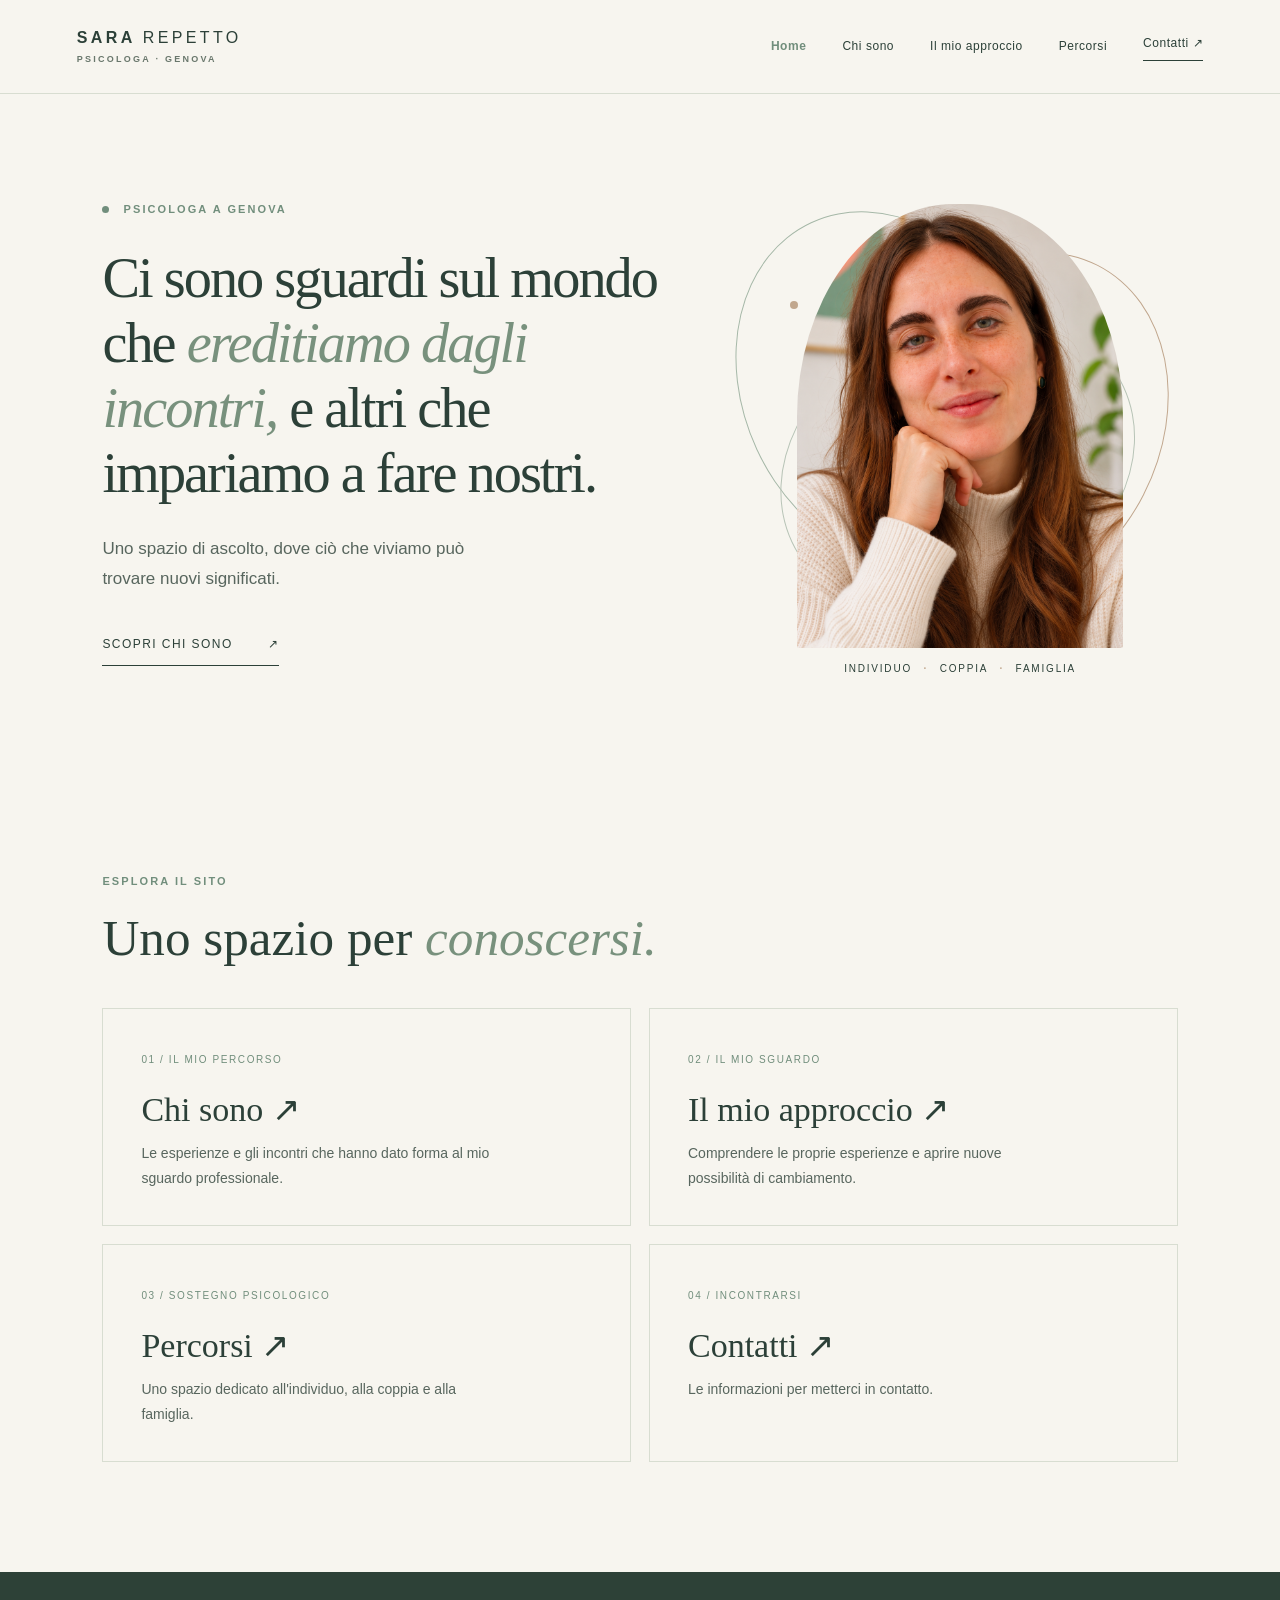
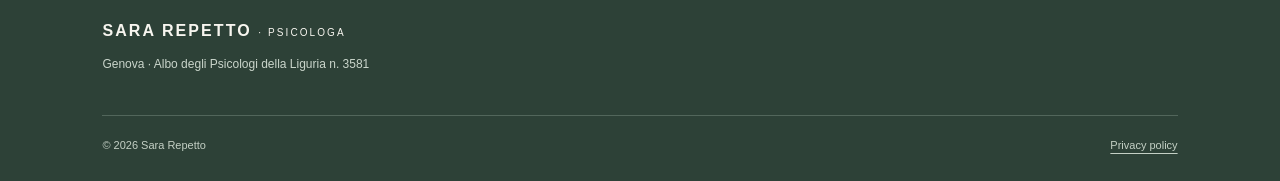
<file: index.html>
<!DOCTYPE html>
<html lang="it"><head><meta charset="utf-8"/><meta content="width=device-width,initial-scale=1" name="viewport"/><meta content="#f7f5ef" name="theme-color"/><meta content="Sara Repetto, psicologa a Genova. Sostegno psicologico per individuo, coppia e famiglia." name="description"/><title>Home | Sara Repetto · Psicologa</title><link href="style.css" rel="stylesheet"/></head><body><header class="header"><a aria-current="page" class="brand" href="index.html">SARA <span>REPETTO</span><small>PSICOLOGA · GENOVA</small></a><button aria-controls="navigation" aria-expanded="false" aria-label="Apri menu" class="menu">☰</button><nav aria-label="Navigazione principale" id="navigation"><a aria-current="page" href="index.html">Home</a><a href="chi-sono.html">Chi sono</a><a href="approccio.html">Il mio approccio</a><a href="percorsi.html">Percorsi</a><a class="nav-contact" href="contatti.html">Contatti ↗</a></nav></header><main><section class="hero section"><div class="hero-copy"><div class="eyebrow"><span class="dot"></span> PSICOLOGA A GENOVA</div><h1>Ci sono sguardi sul mondo che <em>ereditiamo dagli incontri,</em> e altri che impariamo a fare nostri.</h1><p>Uno spazio di ascolto, dove ciò che viviamo può trovare nuovi significati.</p><a class="text-link" href="chi-sono.html">Scopri chi sono <span>↗</span></a></div><div class="hero-art"><div aria-hidden="true" class="rings"><span></span><span></span><span></span><i></i></div><figure class="portrait"><img alt="Ritratto di Sara Repetto" loading="eager" src="assets/ritratto-sara.png"/></figure><span class="hero-label">INDIVIDUO <b>·</b> COPPIA <b>·</b> FAMIGLIA</span></div></section><section class="home-links section"><div class="eyebrow">ESPLORA IL SITO</div><h2>Uno spazio per <em>conoscersi.</em></h2><div class="home-grid"><a href="chi-sono.html"><span>01 / IL MIO PERCORSO</span><h3>Chi sono ↗</h3><p>Le esperienze e gli incontri che hanno dato forma al mio sguardo professionale.</p></a><a href="approccio.html"><span>02 / IL MIO SGUARDO</span><h3>Il mio approccio ↗</h3><p>Comprendere le proprie esperienze e aprire nuove possibilità di cambiamento.</p></a><a href="percorsi.html"><span>03 / SOSTEGNO PSICOLOGICO</span><h3>Percorsi ↗</h3><p>Uno spazio dedicato all'individuo, alla coppia e alla famiglia.</p></a><a href="contatti.html"><span>04 / INCONTRARSI</span><h3>Contatti ↗</h3><p>Le informazioni per metterci in contatto.</p></a></div></section></main><footer><div class="footer-name">SARA REPETTO <span>· PSICOLOGA</span></div><div>Genova · Albo degli Psicologi della Liguria n. 3581</div><div class="footer-bottom"><span>© <span id="year"></span> Sara Repetto</span><span><a href="privacy.html">Privacy policy</a></span></div></footer><script src="script.js"></script></body></html>
</file>
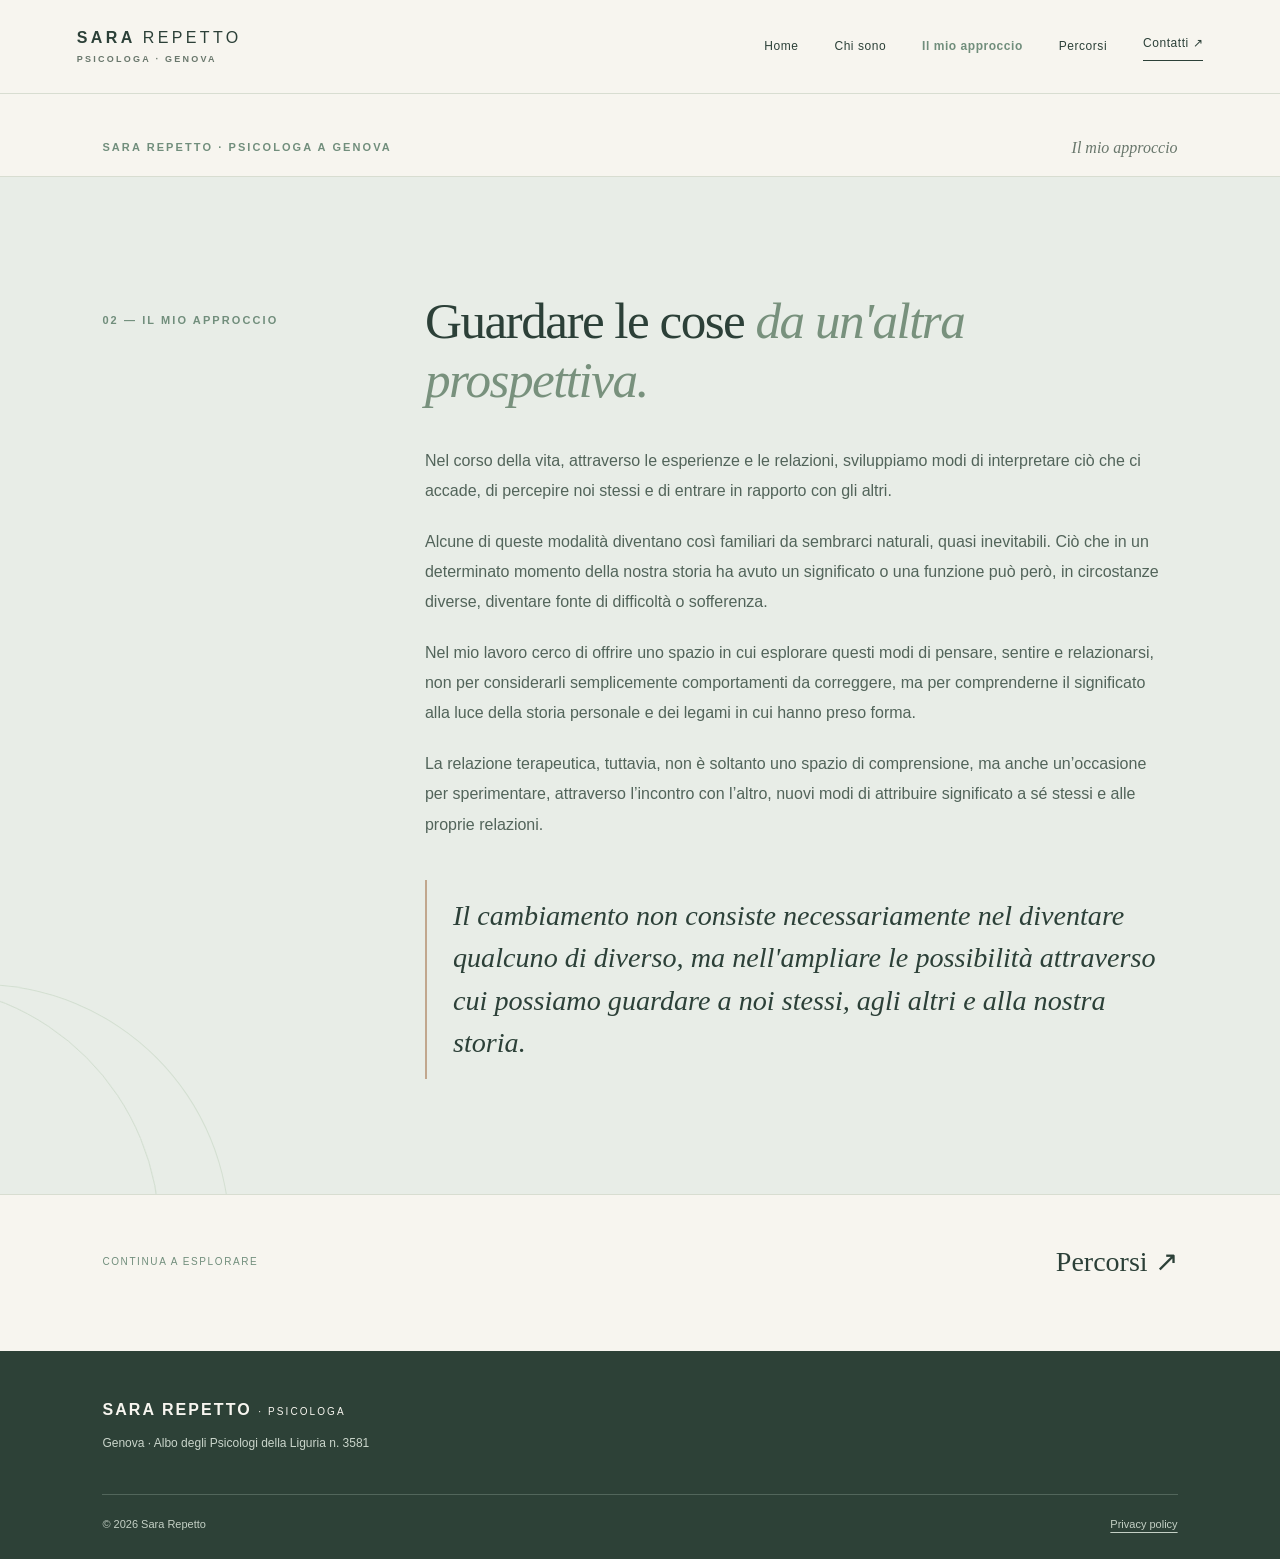
<file: approccio.html>
<!DOCTYPE html>

<html lang="it"><head><meta charset="utf-8"/><meta content="width=device-width,initial-scale=1" name="viewport"/><meta content="#f7f5ef" name="theme-color"/><meta content="Sara Repetto, psicologa a Genova. Sostegno psicologico per individuo, coppia e famiglia." name="description"/><title>Il mio approccio | Sara Repetto · Psicologa</title><link href="style.css" rel="stylesheet"/></head><body><header class="header"><a class="brand" href="index.html">SARA <span>REPETTO</span><small>PSICOLOGA · GENOVA</small></a><button aria-controls="navigation" aria-expanded="false" aria-label="Apri menu" class="menu">☰</button><nav aria-label="Navigazione principale" id="navigation"><a href="index.html">Home</a><a href="chi-sono.html">Chi sono</a><a aria-current="page" href="approccio.html">Il mio approccio</a><a href="percorsi.html">Percorsi</a><a class="nav-contact" href="contatti.html">Contatti ↗</a></nav></header><main><div class="page-intro"><span class="eyebrow">SARA REPETTO · PSICOLOGA A GENOVA</span><p>Il mio approccio</p></div><section class="approach"><div class="section approach-inner"><div class="section-side"><span class="eyebrow">02 — IL MIO APPROCCIO</span></div><div class="section-body"><h2>Guardare le cose <em>da un'altra prospettiva.</em></h2><p>Nel corso della vita, attraverso le esperienze e le relazioni, sviluppiamo modi di interpretare ciò che ci accade, di percepire noi stessi e di entrare in rapporto con gli altri.</p><p>Alcune di queste modalità diventano così familiari da sembrarci naturali, quasi inevitabili. Ciò che in un determinato momento della nostra storia ha avuto un significato o una funzione può però, in circostanze diverse, diventare fonte di difficoltà o sofferenza.</p><p>Nel mio lavoro cerco di offrire uno spazio in cui esplorare questi modi di pensare, sentire e relazionarsi, non per considerarli semplicemente comportamenti da correggere, ma per comprenderne il significato alla luce della storia personale e dei legami in cui hanno preso forma.</p><p>La relazione terapeutica, tuttavia, non è soltanto uno spazio di comprensione, ma anche un’occasione per sperimentare, attraverso l’incontro con l’altro, nuovi modi di attribuire significato a sé stessi e alle proprie relazioni.</p><blockquote>Il cambiamento non consiste necessariamente nel diventare qualcuno di diverso, ma nell'ampliare le possibilità attraverso cui possiamo guardare a noi stessi, agli altri e alla nostra storia.</blockquote></div></div><div aria-hidden="true" class="approach-decoration"></div></section><div class="next-page"><span>CONTINUA A ESPLORARE</span><a href="percorsi.html">Percorsi ↗</a></div></main><footer><div class="footer-name">SARA REPETTO <span>· PSICOLOGA</span></div><div>Genova · Albo degli Psicologi della Liguria n. 3581</div><div class="footer-bottom"><span>© <span id="year"></span> Sara Repetto</span><span><a href="privacy.html">Privacy policy</a></span></div></footer><script src="script.js"></script></body></html>
</file>
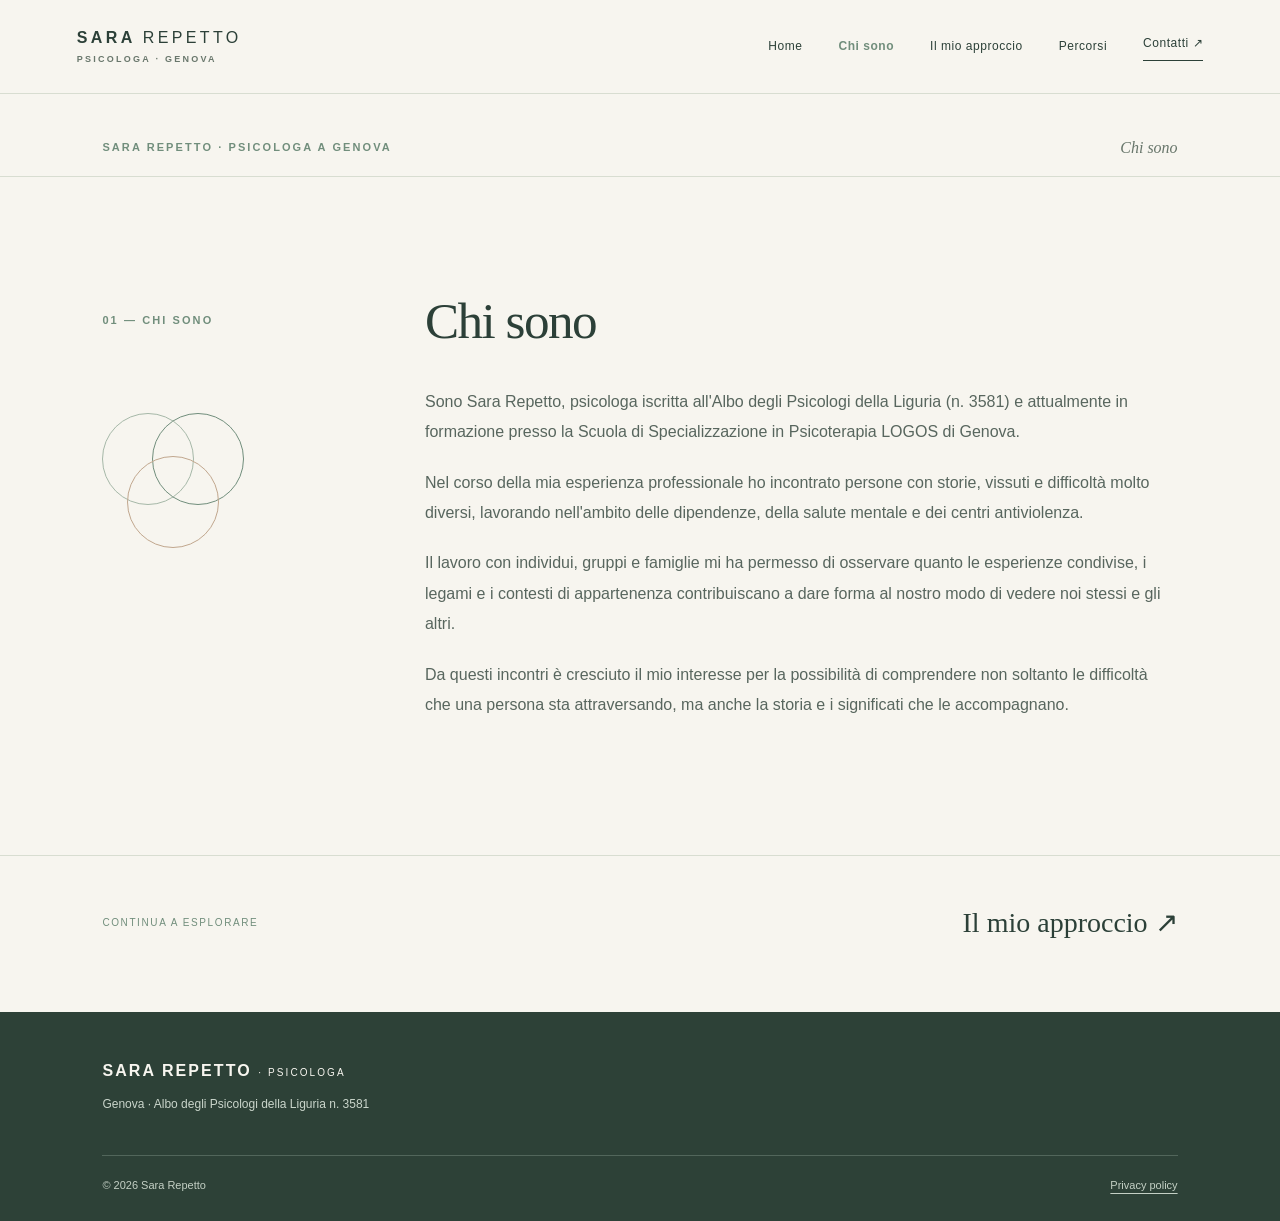
<file: chi-sono.html>
<!DOCTYPE html>

<html lang="it"><head><meta charset="utf-8"/><meta content="width=device-width,initial-scale=1" name="viewport"/><meta content="#f7f5ef" name="theme-color"/><meta content="Sara Repetto, psicologa a Genova. Sostegno psicologico per individuo, coppia e famiglia." name="description"/><title>Chi sono | Sara Repetto · Psicologa</title><link href="style.css" rel="stylesheet"/></head><body><header class="header"><a class="brand" href="index.html">SARA <span>REPETTO</span><small>PSICOLOGA · GENOVA</small></a><button aria-controls="navigation" aria-expanded="false" aria-label="Apri menu" class="menu">☰</button><nav aria-label="Navigazione principale" id="navigation"><a href="index.html">Home</a><a aria-current="page" href="chi-sono.html">Chi sono</a><a href="approccio.html">Il mio approccio</a><a href="percorsi.html">Percorsi</a><a class="nav-contact" href="contatti.html">Contatti ↗</a></nav></header><main><div class="page-intro"><span class="eyebrow">SARA REPETTO · PSICOLOGA A GENOVA</span><p>Chi sono</p></div><section class="section about"><div class="section-side"><span class="eyebrow">01 — CHI SONO</span><div aria-hidden="true" class="mini-symbol"><span></span><span></span><span></span></div></div><div class="section-body"><h2>Chi sono</h2><p>Sono Sara Repetto, psicologa iscritta all'Albo degli Psicologi della Liguria (n. 3581) e attualmente in formazione presso la Scuola di Specializzazione in Psicoterapia LOGOS di Genova.</p><p>Nel corso della mia esperienza professionale ho incontrato persone con storie, vissuti e difficoltà molto diversi, lavorando nell'ambito delle dipendenze, della salute mentale e dei centri antiviolenza.</p><p>Il lavoro con individui, gruppi e famiglie mi ha permesso di osservare quanto le esperienze condivise, i legami e i contesti di appartenenza contribuiscano a dare forma al nostro modo di vedere noi stessi e gli altri.</p><p>Da questi incontri è cresciuto il mio interesse per la possibilità di comprendere non soltanto le difficoltà che una persona sta attraversando, ma anche la storia e i significati che le accompagnano.</p></div></section><div class="next-page"><span>CONTINUA A ESPLORARE</span><a href="approccio.html">Il mio approccio ↗</a></div></main><footer><div class="footer-name">SARA REPETTO <span>· PSICOLOGA</span></div><div>Genova · Albo degli Psicologi della Liguria n. 3581</div><div class="footer-bottom"><span>© <span id="year"></span> Sara Repetto</span><span><a href="privacy.html">Privacy policy</a></span></div></footer><script src="script.js"></script></body></html>
</file>
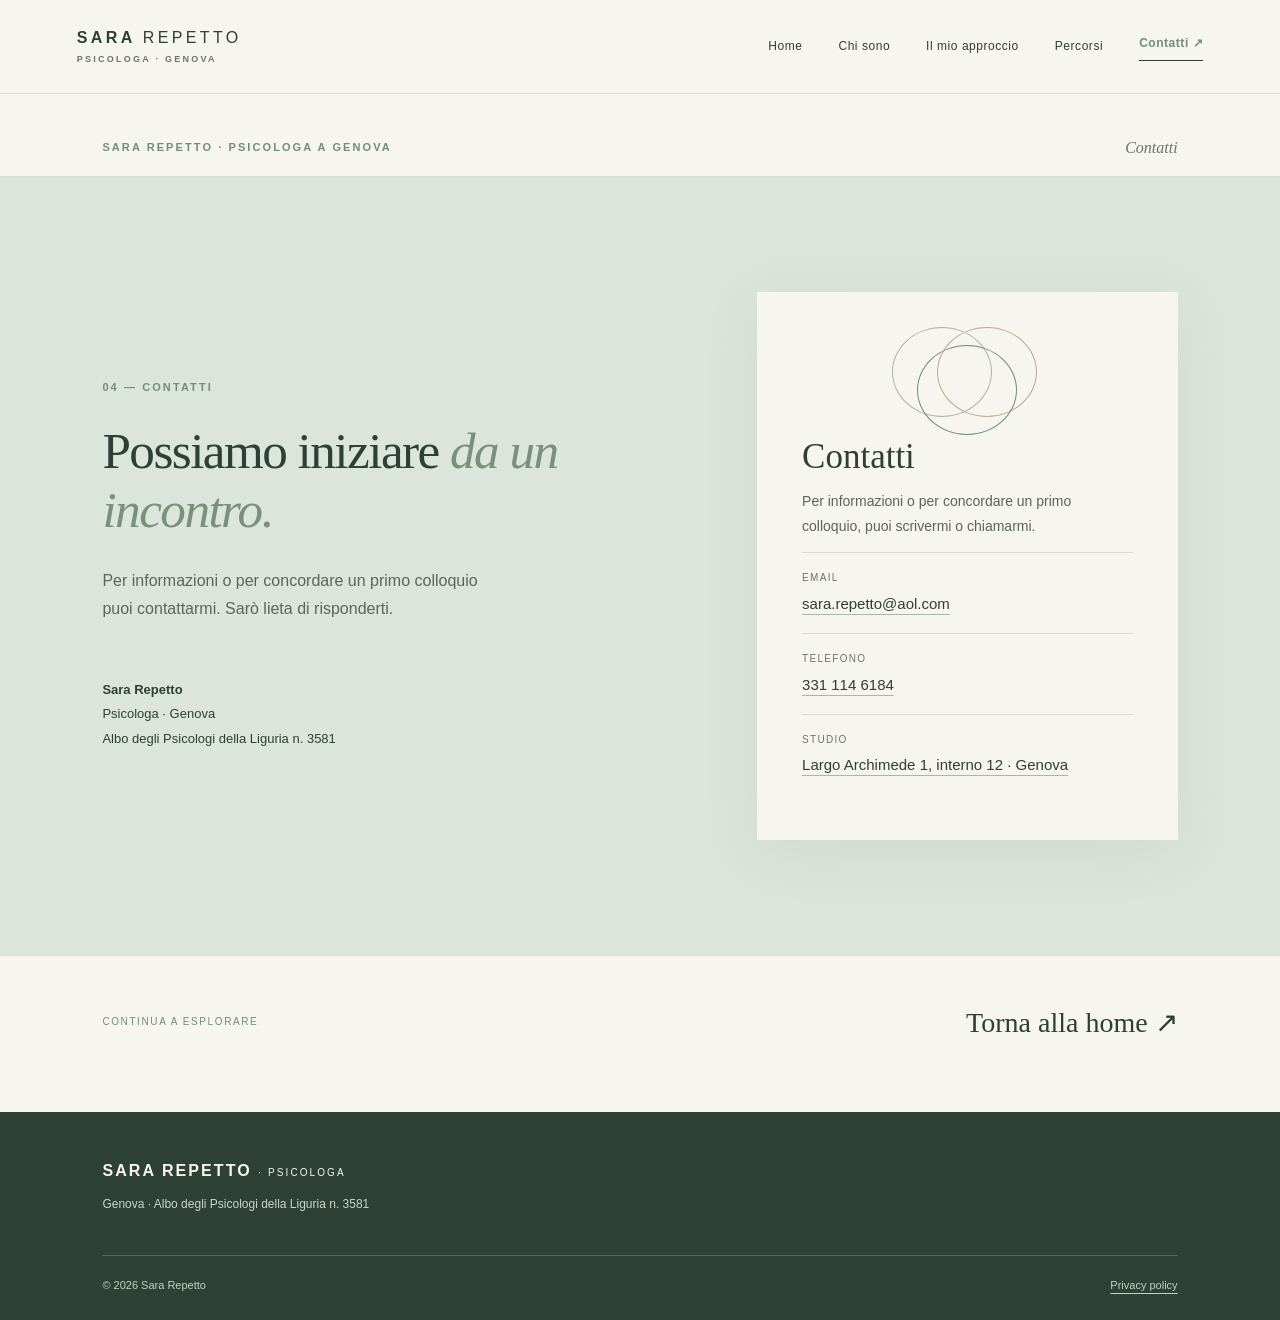
<file: contatti.html>
<!DOCTYPE html>

<html lang="it"><head><meta charset="utf-8"/><meta content="width=device-width,initial-scale=1" name="viewport"/><meta content="#f7f5ef" name="theme-color"/><meta content="Sara Repetto, psicologa a Genova. Sostegno psicologico per individuo, coppia e famiglia." name="description"/><title>Contatti | Sara Repetto · Psicologa</title><link href="style.css" rel="stylesheet"/></head><body><header class="header"><a class="brand" href="index.html">SARA <span>REPETTO</span><small>PSICOLOGA · GENOVA</small></a><button aria-controls="navigation" aria-expanded="false" aria-label="Apri menu" class="menu">☰</button><nav aria-label="Navigazione principale" id="navigation"><a href="index.html">Home</a><a href="chi-sono.html">Chi sono</a><a href="approccio.html">Il mio approccio</a><a href="percorsi.html">Percorsi</a><a aria-current="page" class="nav-contact" href="contatti.html">Contatti ↗</a></nav></header><main><div class="page-intro"><span class="eyebrow">SARA REPETTO · PSICOLOGA A GENOVA</span><p>Contatti</p></div><section class="contact"><div class="section contact-inner"><div><div class="eyebrow">04 — CONTATTI</div><h2>Possiamo iniziare <em>da un incontro.</em></h2><p>Per informazioni o per concordare un primo colloquio puoi contattarmi. Sarò lieta di risponderti.</p><div class="contact-note"><strong>Sara Repetto</strong><br/>Psicologa · Genova<br/>Albo degli Psicologi della Liguria n. 3581</div></div><div class="contact-card"><div aria-hidden="true" class="card-art"><span></span><span></span><span></span></div><h3>Contatti</h3><p>Per informazioni o per concordare un primo colloquio, puoi scrivermi o chiamarmi.</p><div class="contact-detail"><span>EMAIL</span><a href="mailto:sara.repetto@aol.com">sara.repetto@aol.com</a></div><div class="contact-detail"><span>TELEFONO</span><a href="tel:+393311146184">331 114 6184</a></div><div class="contact-detail"><span>STUDIO</span><a href="https://www.google.com/maps/search/?api=1&amp;query=Largo%20Archimede%201%2C%20Genova" rel="noopener noreferrer" target="_blank">Largo Archimede 1, interno 12 · Genova</a></div></div></div></section><div class="next-page"><span>CONTINUA A ESPLORARE</span><a href="index.html">Torna alla home ↗</a></div></main><footer><div class="footer-name">SARA REPETTO <span>· PSICOLOGA</span></div><div>Genova · Albo degli Psicologi della Liguria n. 3581</div><div class="footer-bottom"><span>© <span id="year"></span> Sara Repetto</span><span><a href="privacy.html">Privacy policy</a></span></div></footer><script src="script.js"></script></body></html>
</file>
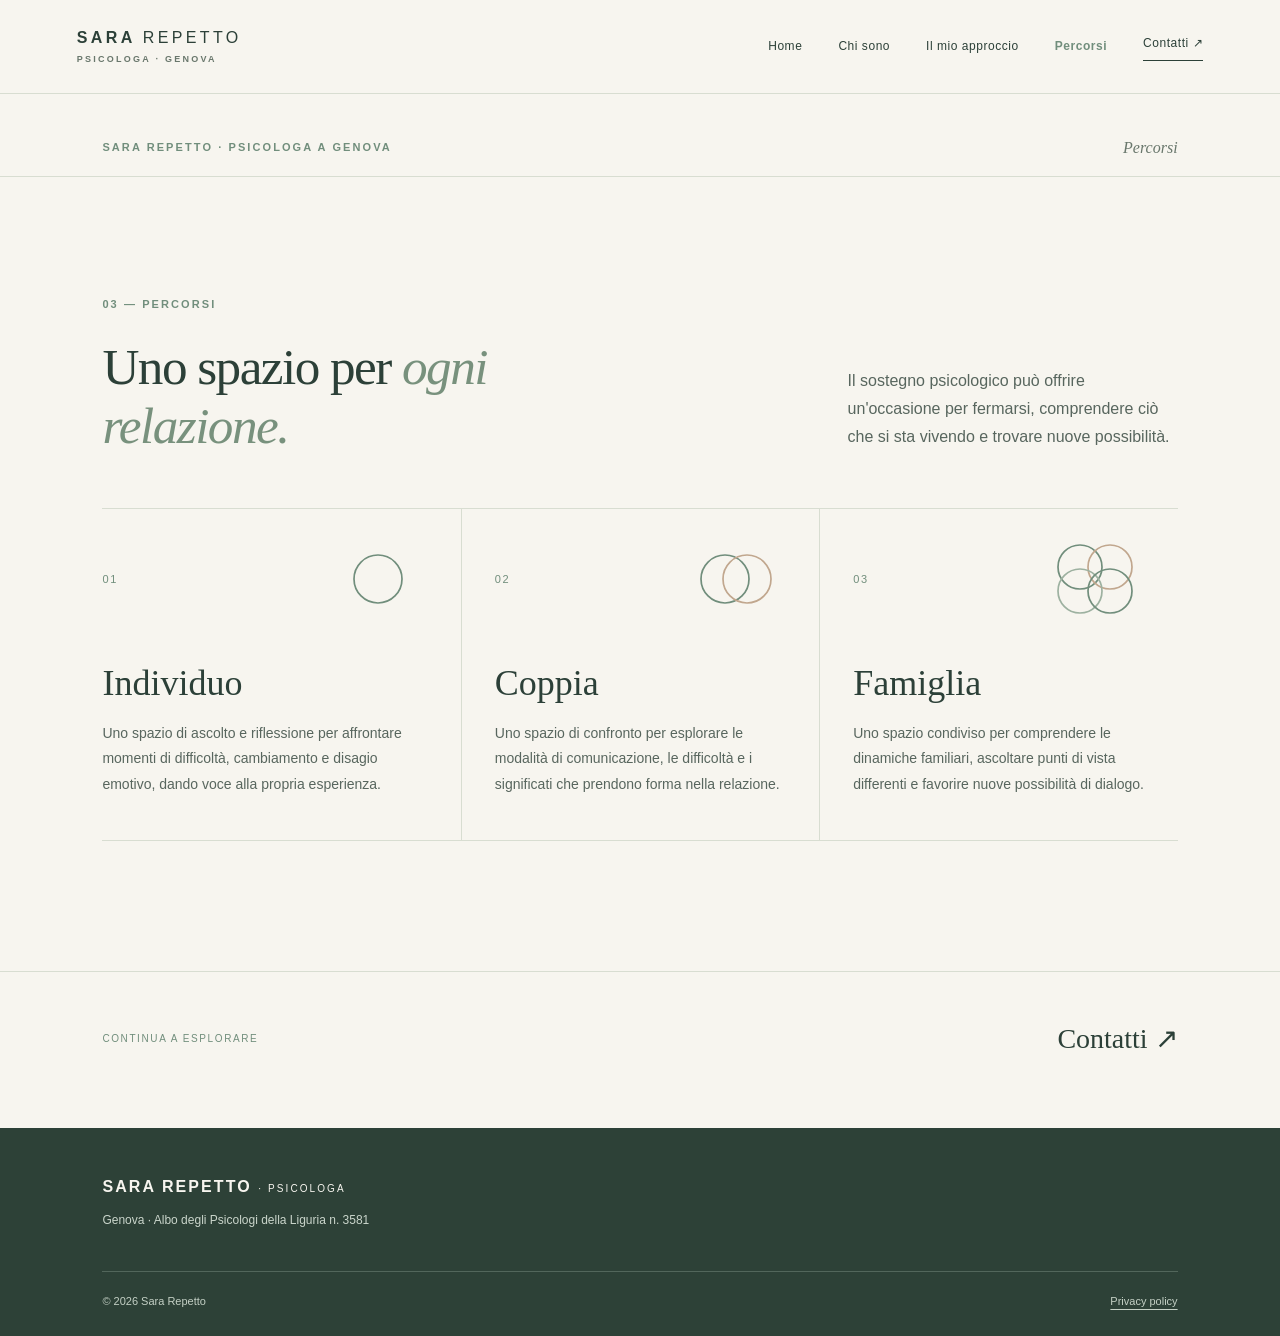
<file: percorsi.html>
<!DOCTYPE html>

<html lang="it"><head><meta charset="utf-8"/><meta content="width=device-width,initial-scale=1" name="viewport"/><meta content="#f7f5ef" name="theme-color"/><meta content="Sara Repetto, psicologa a Genova. Sostegno psicologico per individuo, coppia e famiglia." name="description"/><title>Percorsi | Sara Repetto · Psicologa</title><link href="style.css" rel="stylesheet"/></head><body><header class="header"><a class="brand" href="index.html">SARA <span>REPETTO</span><small>PSICOLOGA · GENOVA</small></a><button aria-controls="navigation" aria-expanded="false" aria-label="Apri menu" class="menu">☰</button><nav aria-label="Navigazione principale" id="navigation"><a href="index.html">Home</a><a href="chi-sono.html">Chi sono</a><a href="approccio.html">Il mio approccio</a><a aria-current="page" href="percorsi.html">Percorsi</a><a class="nav-contact" href="contatti.html">Contatti ↗</a></nav></header><main><div class="page-intro"><span class="eyebrow">SARA REPETTO · PSICOLOGA A GENOVA</span><p>Percorsi</p></div><section class="section services"><div class="eyebrow">03 — PERCORSI</div><div class="services-heading"><h2>Uno spazio per <em>ogni relazione.</em></h2><p>Il sostegno psicologico può offrire un'occasione per fermarsi, comprendere ciò che si sta vivendo e trovare nuove possibilità.</p></div><div class="service-grid"><article class="service"><div class="service-top"><span>01</span><span aria-hidden="true" class="service-glyph"><svg aria-hidden="true" class="relationship-symbol" focusable="false" height="80" viewbox="0 0 100 80" width="100" xmlns="http://www.w3.org/2000/svg"><circle cx="50" cy="40" fill="none" r="24" stroke="#718e7c" stroke-width="1.7"></circle></svg></span></div><h3>Individuo</h3><p>Uno spazio di ascolto e riflessione per affrontare momenti di difficoltà, cambiamento e disagio emotivo, dando voce alla propria esperienza.</p></article><article class="service"><div class="service-top"><span>02</span><span aria-hidden="true" class="service-glyph double"><svg aria-hidden="true" class="relationship-symbol" focusable="false" height="80" viewbox="0 0 100 80" width="100" xmlns="http://www.w3.org/2000/svg"><circle cx="39" cy="40" fill="none" r="24" stroke="#718e7c" stroke-width="1.7"></circle><circle cx="61" cy="40" fill="none" r="24" stroke="#c1a78e" stroke-width="1.7"></circle></svg></span></div><h3>Coppia</h3><p>Uno spazio di confronto per esplorare le modalità di comunicazione, le difficoltà e i significati che prendono forma nella relazione.</p></article><article class="service"><div class="service-top"><span>03</span><span aria-hidden="true" class="service-glyph"><svg aria-hidden="true" class="relationship-symbol" focusable="false" height="80" viewbox="0 0 100 80" width="100" xmlns="http://www.w3.org/2000/svg"><circle cx="35" cy="28" fill="none" r="22" stroke="#718e7c" stroke-width="1.7"></circle><circle cx="65" cy="28" fill="none" r="22" stroke="#c1a78e" stroke-width="1.7"></circle><circle cx="35" cy="52" fill="none" r="22" stroke="#9db1a0" stroke-width="1.7"></circle><circle cx="65" cy="52" fill="none" r="22" stroke="#718e7c" stroke-width="1.7"></circle></svg></span></div><h3>Famiglia</h3><p>Uno spazio condiviso per comprendere le dinamiche familiari, ascoltare punti di vista differenti e favorire nuove possibilità di dialogo.</p></article></div></section><div class="next-page"><span>CONTINUA A ESPLORARE</span><a href="contatti.html">Contatti ↗</a></div></main><footer><div class="footer-name">SARA REPETTO <span>· PSICOLOGA</span></div><div>Genova · Albo degli Psicologi della Liguria n. 3581</div><div class="footer-bottom"><span>© <span id="year"></span> Sara Repetto</span><span><a href="privacy.html">Privacy policy</a></span></div></footer><script src="script.js"></script></body></html>
</file>
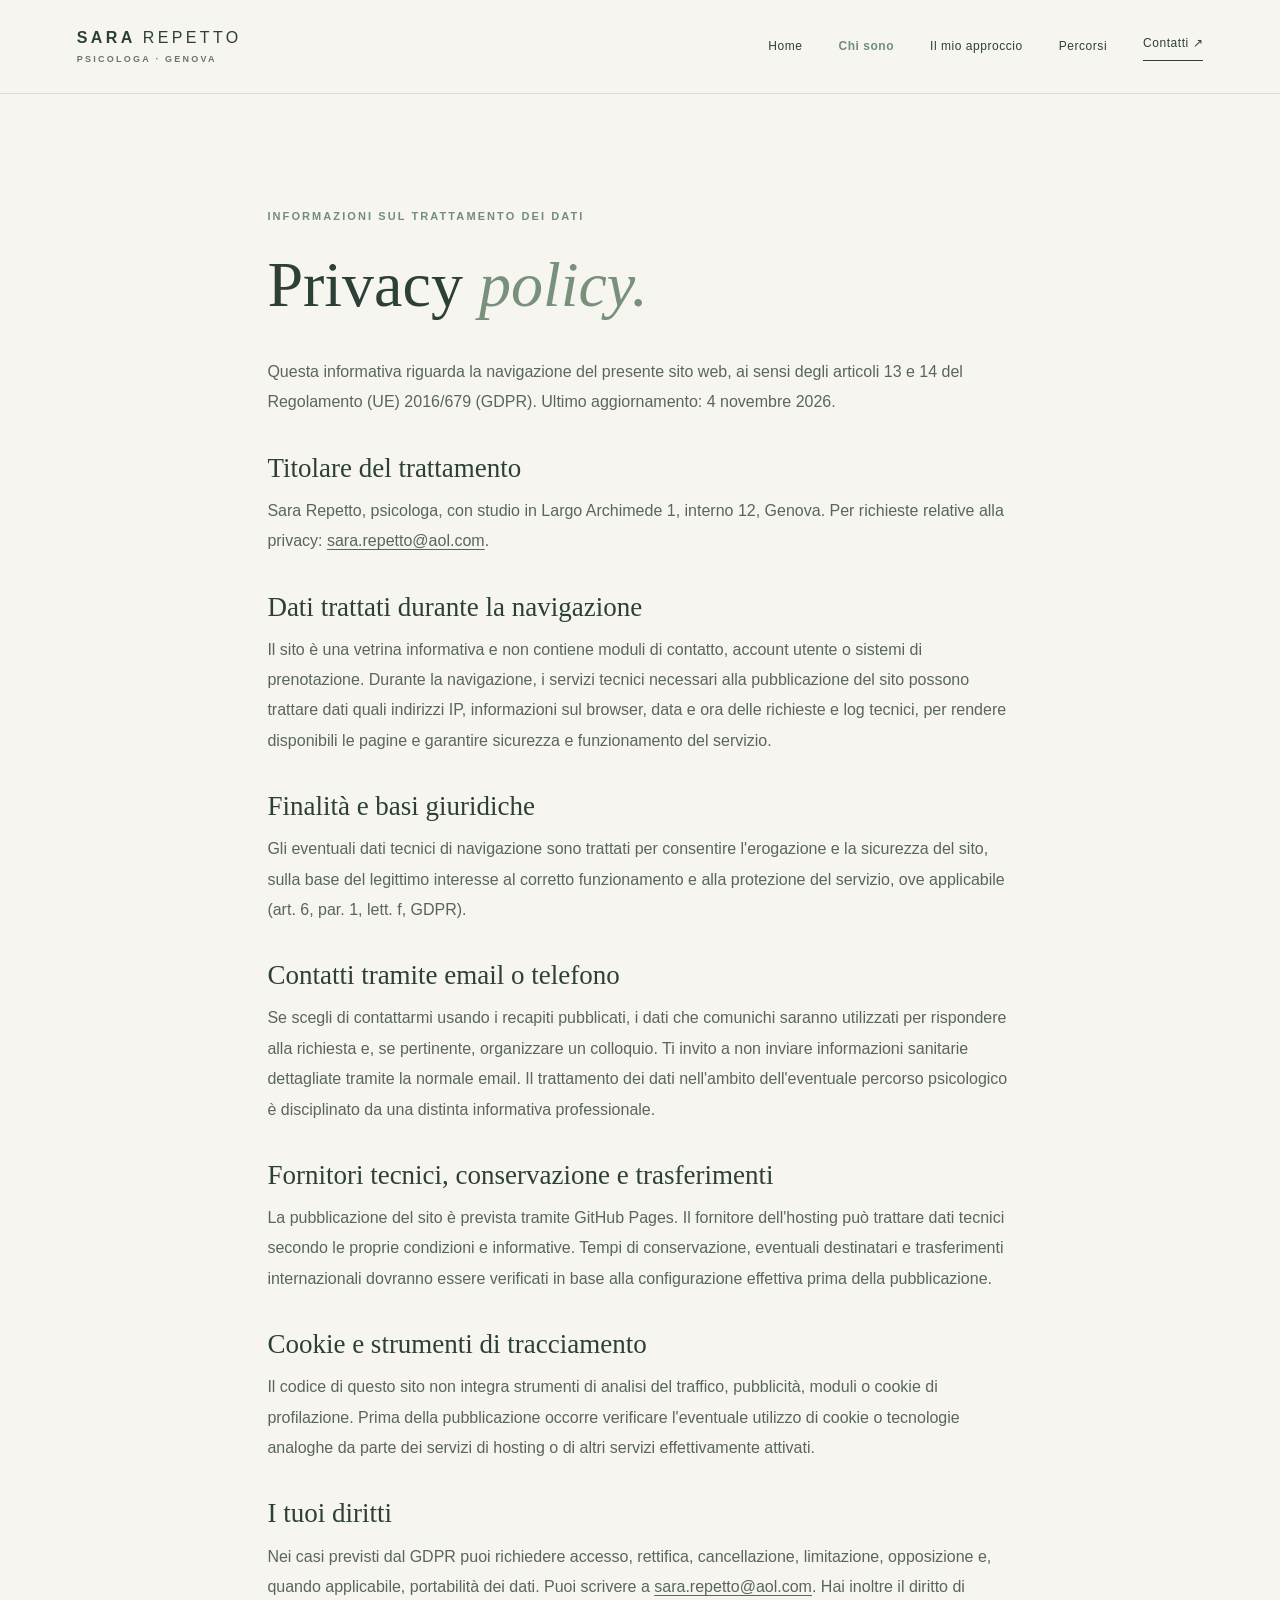
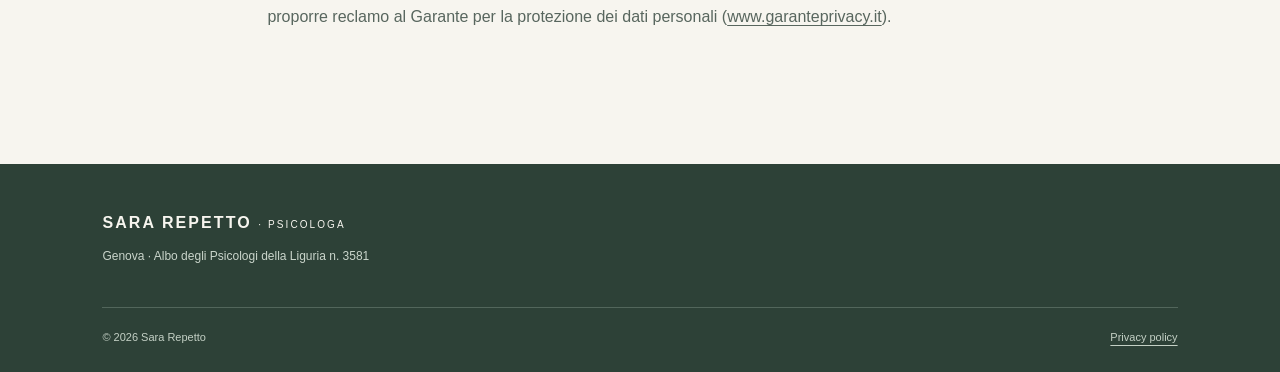
<file: privacy.html>
<!DOCTYPE html>

<html lang="it"><head><meta charset="utf-8"/><meta content="width=device-width,initial-scale=1" name="viewport"/><meta content="#f7f5ef" name="theme-color"/><meta content="Sara Repetto, psicologa a Genova. Sostegno psicologico per individuo, coppia e famiglia." name="description"/><title>Privacy policy | Sara Repetto · Psicologa</title><link href="style.css" rel="stylesheet"/></head><body><header class="header"><a class="brand" href="index.html">SARA <span>REPETTO</span><small>PSICOLOGA · GENOVA</small></a><button aria-controls="navigation" aria-expanded="false" aria-label="Apri menu" class="menu">☰</button><nav aria-label="Navigazione principale" id="navigation"><a href="index.html">Home</a><a aria-current="page" href="chi-sono.html">Chi sono</a><a href="approccio.html">Il mio approccio</a><a href="percorsi.html">Percorsi</a><a class="nav-contact" href="contatti.html">Contatti ↗</a></nav></header><main><section class="section privacy-content"><div class="eyebrow">INFORMAZIONI SUL TRATTAMENTO DEI DATI</div><h1>Privacy <em>policy.</em></h1><p>Questa informativa riguarda la navigazione del presente sito web, ai sensi degli articoli 13 e 14 del Regolamento (UE) 2016/679 (GDPR). Ultimo aggiornamento: 4 novembre 2026.</p><h2>Titolare del trattamento</h2><p>Sara Repetto, psicologa, con studio in Largo Archimede 1, interno 12, Genova. Per richieste relative alla privacy: <a href="mailto:sara.repetto@aol.com">sara.repetto@aol.com</a>.</p><h2>Dati trattati durante la navigazione</h2><p>Il sito è una vetrina informativa e non contiene moduli di contatto, account utente o sistemi di prenotazione. Durante la navigazione, i servizi tecnici necessari alla pubblicazione del sito possono trattare dati quali indirizzi IP, informazioni sul browser, data e ora delle richieste e log tecnici, per rendere disponibili le pagine e garantire sicurezza e funzionamento del servizio.</p><h2>Finalità e basi giuridiche</h2><p>Gli eventuali dati tecnici di navigazione sono trattati per consentire l'erogazione e la sicurezza del sito, sulla base del legittimo interesse al corretto funzionamento e alla protezione del servizio, ove applicabile (art. 6, par. 1, lett. f, GDPR).</p><h2>Contatti tramite email o telefono</h2><p>Se scegli di contattarmi usando i recapiti pubblicati, i dati che comunichi saranno utilizzati per rispondere alla richiesta e, se pertinente, organizzare un colloquio. Ti invito a non inviare informazioni sanitarie dettagliate tramite la normale email. Il trattamento dei dati nell'ambito dell'eventuale percorso psicologico è disciplinato da una distinta informativa professionale.</p><h2>Fornitori tecnici, conservazione e trasferimenti</h2><p>La pubblicazione del sito è prevista tramite GitHub Pages. Il fornitore dell'hosting può trattare dati tecnici secondo le proprie condizioni e informative. Tempi di conservazione, eventuali destinatari e trasferimenti internazionali dovranno essere verificati in base alla configurazione effettiva prima della pubblicazione.</p><h2>Cookie e strumenti di tracciamento</h2><p>Il codice di questo sito non integra strumenti di analisi del traffico, pubblicità, moduli o cookie di profilazione. Prima della pubblicazione occorre verificare l'eventuale utilizzo di cookie o tecnologie analoghe da parte dei servizi di hosting o di altri servizi effettivamente attivati.</p><h2>I tuoi diritti</h2><p>Nei casi previsti dal GDPR puoi richiedere accesso, rettifica, cancellazione, limitazione, opposizione e, quando applicabile, portabilità dei dati. Puoi scrivere a <a href="mailto:sara.repetto@aol.com">sara.repetto@aol.com</a>. Hai inoltre il diritto di proporre reclamo al Garante per la protezione dei dati personali (<a href="https://www.garanteprivacy.it/" rel="noopener noreferrer" target="_blank">www.garanteprivacy.it</a>).</p></section></main><footer><div class="footer-name">SARA REPETTO <span>· PSICOLOGA</span></div><div>Genova · Albo degli Psicologi della Liguria n. 3581</div><div class="footer-bottom"><span>© <span id="year"></span> Sara Repetto</span><span><a href="privacy.html">Privacy policy</a></span></div></footer><script src="script.js"></script></body></html>
</file>
<file: style.css>
:root{--cream:#f7f5ef;--paper:#eeeee6;--ink:#2c4038;--muted:#69776c;--sage:#a6b8a8;--green:#718e7c;--sand:#c1a78e;--line:#d8ddd1}*{box-sizing:border-box}html{scroll-behavior:smooth}body{margin:0;background:var(--cream);color:var(--ink);font-family:Arial,Helvetica,sans-serif;font-size:16px;line-height:1.75}a{color:inherit;text-decoration:none}button{font:inherit}h1,h2,h3,p,figure{margin-top:0}h1,h2,h3{font-family:Georgia,'Times New Roman',serif;font-weight:400;line-height:1.15}em{font-weight:400;color:#78917d}p{color:#58665e}.header{height:94px;padding:0 clamp(22px,6vw,100px);display:flex;align-items:center;justify-content:space-between;border-bottom:1px solid var(--line);position:relative;z-index:5;background:var(--cream)}.brand{font-size:16px;font-weight:700;letter-spacing:.21em;line-height:1.2}.brand span{font-weight:400}.brand small{display:block;font-size:9px;letter-spacing:.25em;color:var(--muted);margin-top:7px}.header nav{display:flex;align-items:center;gap:36px;font-size:12px;letter-spacing:.045em}.header nav a:hover,.text-link:hover{color:var(--green)}.nav-contact{border-bottom:1px solid var(--ink);padding-bottom:6px}.nav-contact span{margin-left:8px}.menu{display:none;border:0;background:none;color:var(--ink);font-size:25px}.section{max-width:1440px;margin:auto;padding:115px clamp(22px,8vw,130px)}.hero{min-height:670px;display:grid;grid-template-columns:1.13fr .87fr;align-items:center;gap:7%;padding-top:85px;padding-bottom:105px}.eyebrow{font-size:11px;font-weight:700;letter-spacing:.19em;color:var(--green);line-height:1.4}.dot{display:inline-block;width:7px;height:7px;border-radius:50%;background:var(--green);margin-right:9px}.hero h1{font-size:clamp(42px,4.4vw,71px);letter-spacing:-.035em;max-width:790px;margin:29px 0}.hero-copy>p{max-width:390px;font-size:17px;margin-bottom:35px}.text-link{font-size:12px;letter-spacing:.12em;text-transform:uppercase;border-bottom:1px solid var(--ink);padding-bottom:10px;display:inline-flex;gap:35px}.hero-art{position:relative;height:510px;display:flex;justify-content:center;align-items:center}.portrait{position:relative;width:75%;height:87%;z-index:2;overflow:hidden;border-radius:48% 48% 2px 2px}.portrait img{width:100%;height:100%;object-fit:cover;object-position:center 30%}.rings{position:absolute;inset:0}.rings span{position:absolute;width:67%;height:72%;border:1.5px solid var(--sage);border-radius:50%;top:5%;left:0;transform:rotate(-25deg)}.rings span:nth-child(2){border-color:var(--sand);left:29%;top:13%;transform:rotate(27deg)}.rings span:nth-child(3){border-color:#b8c4b7;left:16%;top:20%;transform:rotate(65deg)}.rings i{position:absolute;width:8px;height:8px;border-radius:50%;background:var(--sand);left:11%;top:24%}.hero-label{position:absolute;z-index:3;bottom:0;left:0;right:0;width:100%;text-align:center;font-size:10px;letter-spacing:.18em;background:var(--cream);padding:12px 0;white-space:nowrap}.hero-label b{padding:0 7px;color:var(--sand)}.intro-stripe{background:#e6ebe3;display:flex;align-items:center;justify-content:space-between;padding:28px clamp(22px,8vw,130px);gap:20px}.intro-stripe span{font-size:10px;letter-spacing:.17em}.intro-stripe p{font-family:Georgia,serif;font-style:italic;font-size:20px;margin:0;color:var(--ink)}.stripe-mark{font-size:33px!important;color:var(--green)}.about,.approach-inner{display:grid;grid-template-columns:30% 70%;gap:0}.section-side{position:relative;padding-top:13px}.section-body{max-width:740px}.section-body h2,.services h2,.contact h2{font-size:clamp(38px,4vw,60px);letter-spacing:-.03em;margin-bottom:36px}.section-body p{font-size:16px;line-height:1.9;margin-bottom:20px}.mini-symbol{position:relative;width:160px;height:145px;margin-top:80px}.mini-symbol span{position:absolute;width:92px;height:92px;border:1px solid var(--sage);border-radius:50%;left:0;top:0}.mini-symbol span:nth-child(2){left:50px;top:0;border-color:var(--green)}.mini-symbol span:nth-child(3){left:25px;top:43px;border-color:var(--sand)}.approach{background:#e8ede7;position:relative;overflow:hidden}.approach-inner{position:relative;z-index:1}.approach .section-body p{color:#52645a}.approach blockquote{font-family:Georgia,serif;font-size:clamp(21px,2.2vw,29px);line-height:1.5;margin:40px 0 0;padding:15px 0 15px 26px;border-left:2px solid var(--sand);color:var(--ink);font-style:italic}.approach-decoration{position:absolute;width:500px;height:500px;border:1px solid #d3dfd1;border-radius:50%;left:-340px;bottom:-290px;box-shadow:70px 0 0 -1px #e8ede7,70px 0 0 0 #d3dfd1}.services{padding-top:120px;padding-bottom:130px}.services-heading{display:flex;justify-content:space-between;align-items:end;gap:45px;margin-top:26px;margin-bottom:52px}.services-heading h2{max-width:530px;margin-bottom:0}.services-heading p{max-width:330px;margin-bottom:5px}.service-grid{display:grid;grid-template-columns:repeat(3,1fr);border-top:1px solid var(--line);border-bottom:1px solid var(--line)}.service{padding:30px 33px 28px 0;min-height:290px}.service+.service{border-left:1px solid var(--line);padding-left:33px}.service-top{display:flex;justify-content:space-between;align-items:center;color:var(--green);font-size:11px;letter-spacing:.15em}.service-glyph{font-size:37px;color:var(--sage);font-weight:200;letter-spacing:-.2em;line-height:1}.service-glyph.double{letter-spacing:-.43em;padding-right:13px}.service h3{font-size:36px;margin:44px 0 16px}.service p{font-size:14px;line-height:1.85}.contact{background:#dce5db}.contact-inner{display:grid;grid-template-columns:1fr .8fr;gap:12%;align-items:center}.contact h2{margin:27px 0}.contact-inner>div>p{max-width:390px}.contact-note{font-size:13px;line-height:1.9;margin-top:55px}.contact-card{background:var(--cream);padding:35px 45px 45px;box-shadow:0 12px 55px #3c544014}.card-art{height:95px;position:relative;margin-bottom:15px}.card-art span{position:absolute;width:100px;height:90px;border-radius:50%;border:1px solid var(--sage);left:calc(50% - 75px)}.card-art span:nth-child(2){left:calc(50% - 30px);border-color:var(--sand)}.card-art span:nth-child(3){left:calc(50% - 50px);top:18px;border-color:var(--green)}.contact-card h3{font-size:35px;margin:0 0 12px}.contact-card p{font-size:14px}.placeholder{border-top:1px solid var(--line);padding:15px 0;display:flex;justify-content:space-between;gap:10px;font-size:12px}.placeholder span{font-size:10px;letter-spacing:.07em;color:var(--muted)}.placeholder strong{font-weight:400;color:#9b6b57}footer{padding:45px clamp(22px,8vw,130px) 25px;background:#2d4137;color:#f7f5ef;font-size:12px}footer .footer-name{font-weight:700;letter-spacing:.13em;font-size:16px;margin-bottom:9px}footer .footer-name span{font-weight:400;font-size:10px}footer>div:nth-child(2){color:#cad5cb}.footer-bottom{border-top:1px solid #52665b;margin-top:40px;padding-top:20px;display:flex;justify-content:space-between;color:#c4d0c5;font-size:11px}@media(max-width:850px){.header{height:78px}.menu{display:block}.header nav{display:none;position:absolute;top:78px;left:0;right:0;background:var(--cream);padding:24px;flex-direction:column;align-items:flex-start;gap:22px;box-shadow:0 15px 20px #263a3110}.header nav.open{display:flex}.section{padding:75px 25px}.hero{grid-template-columns:1fr;gap:30px;padding-top:70px}.hero h1{font-size:clamp(41px,8vw,65px)}.hero-art{height:430px;max-width:490px;width:100%;margin:auto}.about,.approach-inner{grid-template-columns:1fr}.section-side{margin-bottom:27px}.mini-symbol{display:none}.services-heading{display:block}.services-heading p{margin-top:20px}.service-grid{grid-template-columns:1fr}.service,.service+.service{border-left:0;border-top:1px solid var(--line);padding:22px 0;min-height:auto}.service:first-child{border-top:0}.service h3{margin-top:20px}.contact-inner{grid-template-columns:1fr;gap:35px}.intro-stripe{padding:25px;flex-wrap:wrap}.intro-stripe p{font-size:17px}.stripe-mark{display:none}}@media(max-width:480px){.hero-art{height:350px}.portrait{width:75%;height:86%}.hero-label{right:0;font-size:8px}.section-body h2,.services h2,.contact h2{font-size:39px}.contact-card{padding:25px}.footer-bottom{gap:12px;flex-direction:column}}


/* Pagine distinte e navigazione */
.header nav a[aria-current="page"]{color:var(--green);font-weight:700}
.page-intro{padding:40px clamp(22px,8vw,130px) 0;max-width:1440px;margin:auto;display:flex;justify-content:space-between;align-items:center;gap:20px;border-bottom:1px solid var(--line)}
.page-intro p{font-family:Georgia,serif;font-style:italic;color:var(--muted);margin:0 0 14px}
.page-intro .eyebrow{margin-bottom:14px}
.home-links{padding-top:80px;padding-bottom:110px}
.home-links h2{font-size:clamp(34px,4vw,58px);margin:20px 0 40px}
.home-grid{display:grid;grid-template-columns:repeat(2,1fr);gap:18px}
.home-grid a{display:block;border:1px solid var(--line);padding:35px 38px;transition:background .2s,transform .2s}
.home-grid a:hover{background:#e8ede7;transform:translateY(-3px)}
.home-grid span,.next-page span{font-size:10px;letter-spacing:.16em;color:var(--green)}
.home-grid h3{font-size:34px;margin:18px 0 12px}
.home-grid p{max-width:360px;font-size:14px;margin:0}
.next-page{border-top:1px solid var(--line);padding:42px clamp(22px,8vw,130px) 65px;display:flex;justify-content:space-between;align-items:center;gap:15px}
.next-page a{font-family:Georgia,serif;font-size:28px}
.next-page a:hover{color:var(--green)}
.about,.approach-inner{min-height:65vh}
.services{min-height:65vh}
.contact-inner{min-height:65vh}
@media(max-width:650px){.home-grid{grid-template-columns:1fr}.home-grid a{padding:25px}.page-intro{padding-top:24px}.next-page{flex-direction:column;align-items:flex-start}.hero{padding-bottom:60px}}

/* Simboli relazionali: cerchi indipendenti e interconnessi */
.service-glyph{display:inline-flex;align-items:center;justify-content:center;font-size:initial;letter-spacing:normal;line-height:1;width:100px;height:80px}.service-glyph.double{letter-spacing:normal;padding-right:0}.relationship-symbol{width:100px;height:80px;display:block;overflow:visible}

.contact-detail{border-top:1px solid var(--line);padding:16px 0;display:flex;flex-direction:column;gap:4px}.contact-detail span{font-size:10px;letter-spacing:.13em;color:var(--muted)}.contact-detail a{font-size:15px;overflow-wrap:anywhere;color:var(--ink);text-decoration:underline;text-decoration-color:var(--sage);text-underline-offset:5px}.contact-detail a:hover,.privacy-content a:hover{color:var(--green)}.footer-bottom a{text-decoration:underline;text-underline-offset:4px}.privacy-content{max-width:950px}.privacy-content h1{font-size:clamp(42px,5vw,68px);margin:24px 0 35px}.privacy-content h2{font-size:27px;margin:35px 0 12px}.privacy-content p{line-height:1.9}.privacy-content a{text-decoration:underline;text-underline-offset:3px}
</file>
